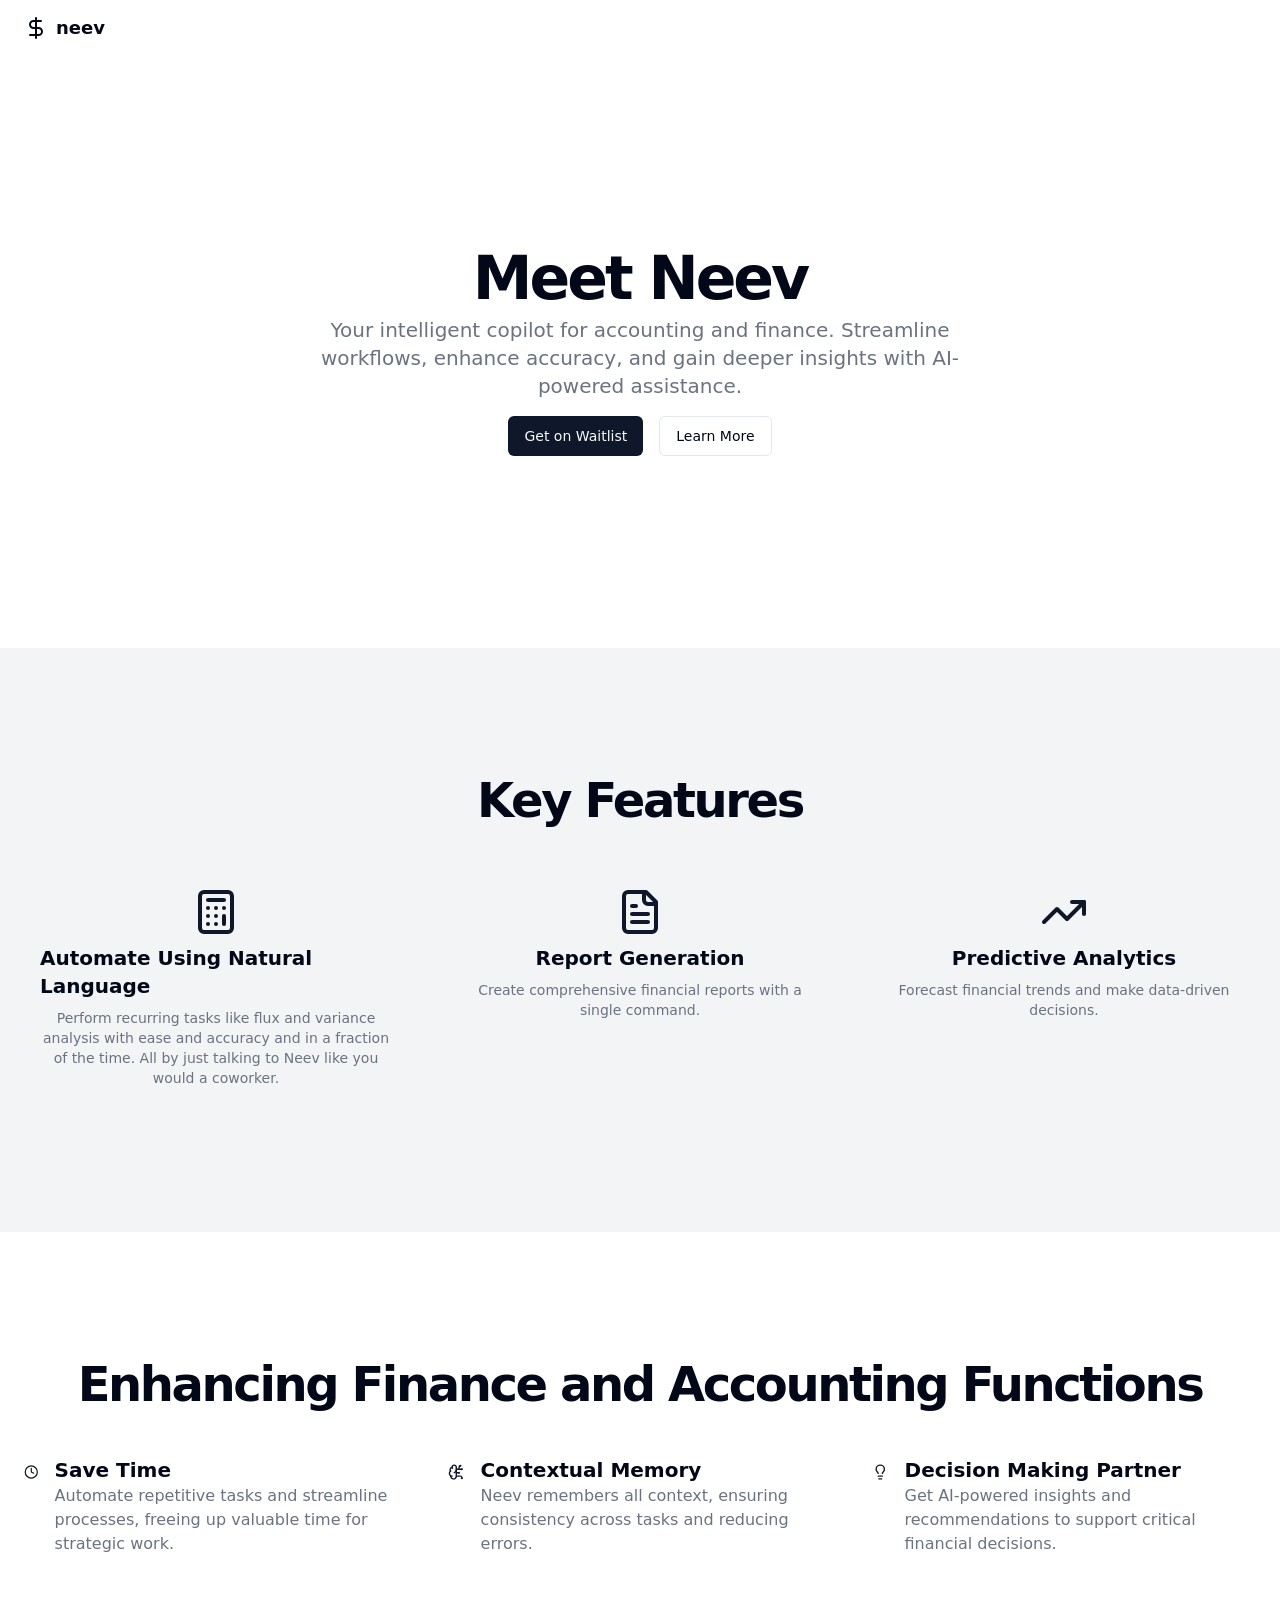
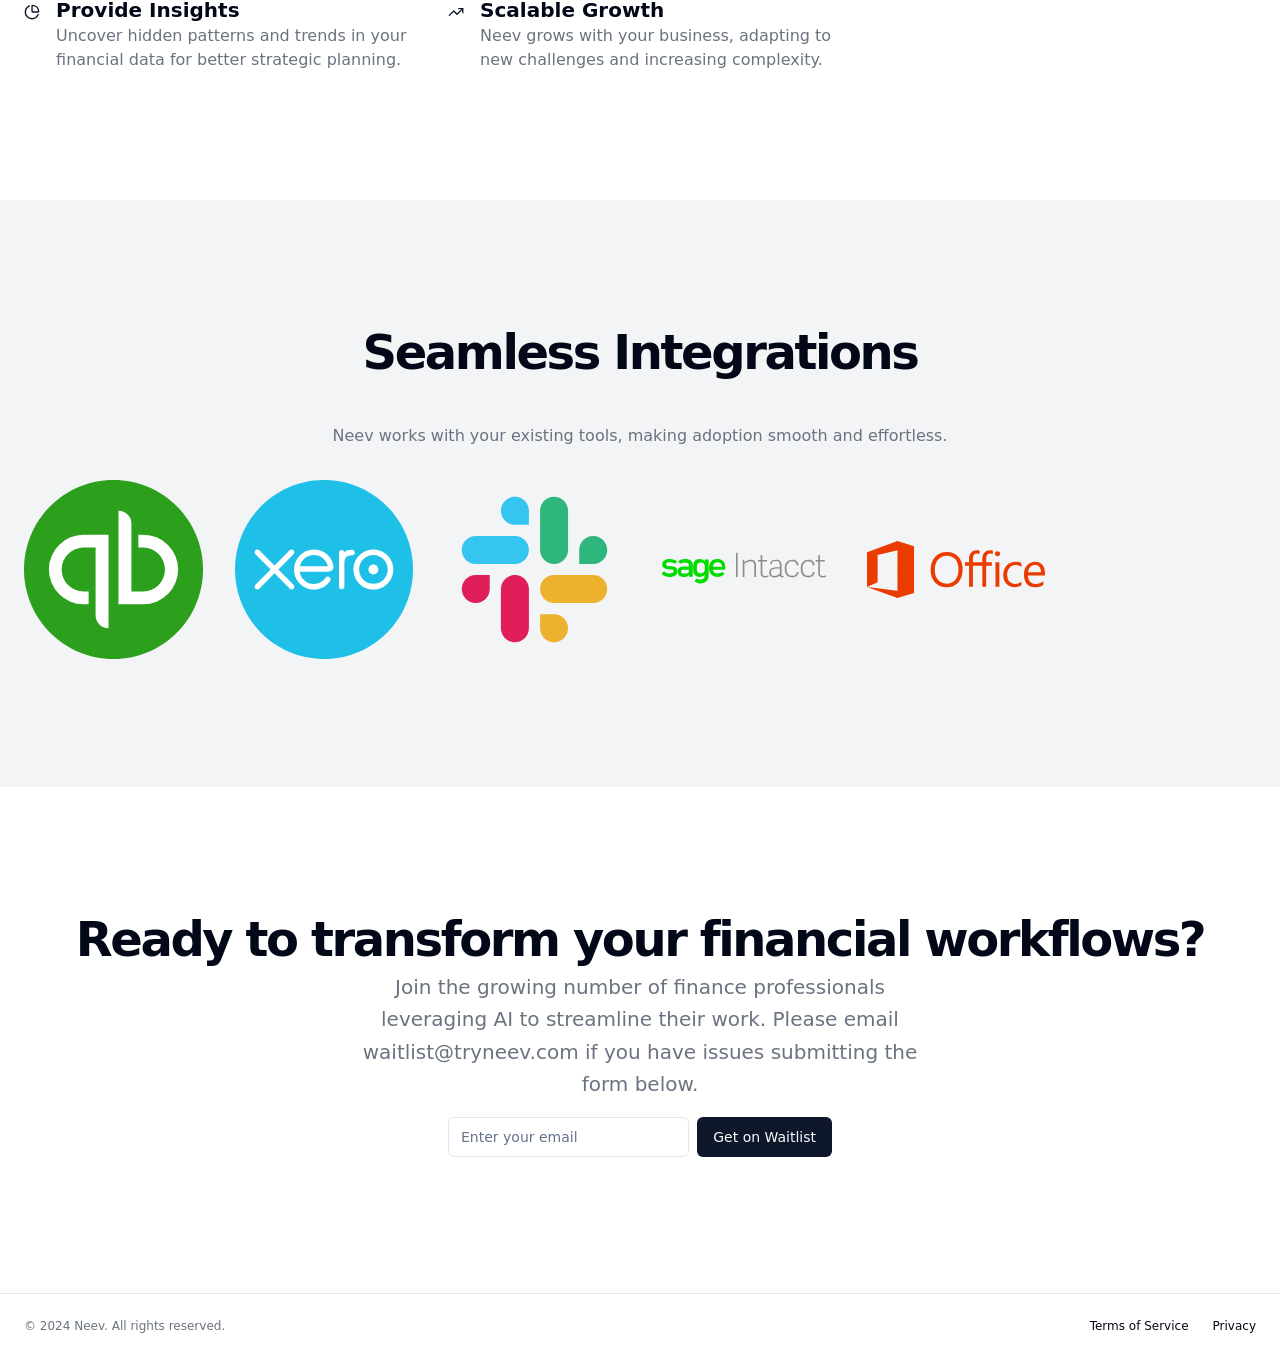
<file: index.html>
<!DOCTYPE html>
<html lang="en">
   <head>
      <meta charSet="utf-8"/>
      <meta name="viewport" content="width=device-width, initial-scale=1"/>
      <link rel="preload" href="/_next/static/media/4473ecc91f70f139-s.p.woff" as="font" crossorigin="" type="font/woff"/>
      <link rel="preload" href="/_next/static/media/463dafcda517f24f-s.p.woff" as="font" crossorigin="" type="font/woff"/>
      <link rel="stylesheet" href="/_next/static/css/df4c0e425c334175.css" data-precedence="next"/>
      <link rel="preload" as="script" fetchPriority="low" href="/_next/static/chunks/webpack-4cb95ba0c9f66433.js"/>
      <script src="/_next/static/chunks/fd9d1056-2821b0f0cabcd8bd.js" async=""></script><script src="/_next/static/chunks/23-e37f9ec983ca34a1.js" async=""></script><script src="/_next/static/chunks/main-app-7b63f5d5bc986479.js" async=""></script><script src="/_next/static/chunks/30-a428a9a64b97d82c.js" async=""></script><script src="/_next/static/chunks/app/page-a413ca955774864e.js" async=""></script>
      <title>Neev AI - Focus On What Matters</title>
      <meta name="description" content="Generated by Neev AI - Focus On What Matters"/>
      <link rel="icon" href="/favicon.ico" type="image/x-icon" sizes="16x16"/>
      <meta name="next-size-adjust"/>
      <script src="/_next/static/chunks/polyfills-78c92fac7aa8fdd8.js" noModule=""></script>
   </head>
   <body class="__variable_1e4310 __variable_c3aa02 antialiased">
      <div class="flex flex-col min-h-screen">
         <header class="px-4 lg:px-6 h-14 flex items-center">
            <a class="flex items-center justify-center" href="#">
               <svg xmlns="http://www.w3.org/2000/svg" width="24" height="24" viewBox="0 0 24 24" fill="none" stroke="currentColor" stroke-width="2" stroke-linecap="round" stroke-linejoin="round" class="lucide lucide-dollar-sign h-6 w-6">
                  <line x1="12" x2="12" y1="2" y2="22"></line>
                  <path d="M17 5H9.5a3.5 3.5 0 0 0 0 7h5a3.5 3.5 0 0 1 0 7H6"></path>
               </svg>
               <span class="ml-2 text-lg font-bold">neev</span>
            </a>
            <nav class="ml-auto flex gap-4 sm:gap-6"><a class="text-sm font-medium hover:underline underline-offset-4" href="#"></a><a class="text-sm font-medium hover:underline underline-offset-4" href="#"></a><a class="text-sm font-medium hover:underline underline-offset-4" href="#"></a><a class="text-sm font-medium hover:underline underline-offset-4" href="#"></a></nav>
         </header>
         <main class="flex-1">
            <section class="w-full py-12 md:py-24 lg:py-32 xl:py-48">
               <div class="container px-4 md:px-6">
                  <div class="flex flex-col items-center space-y-4 text-center">
                     <div class="space-y-2">
                        <h1 class="text-3xl font-bold tracking-tighter sm:text-4xl md:text-5xl lg:text-6xl/none">Meet Neev</h1>
                        <p class="mx-auto max-w-[700px] text-gray-500 md:text-xl dark:text-gray-400">Your intelligent copilot for accounting and finance. Streamline workflows, enhance accuracy, and gain deeper insights with AI-powered assistance.</p>
                     </div>
                     <div class="space-x-4"><button class="inline-flex items-center justify-center rounded-md text-sm font-medium ring-offset-background transition-colors focus-visible:outline-none focus-visible:ring-2 focus-visible:ring-ring focus-visible:ring-offset-2 disabled:pointer-events-none disabled:opacity-50 bg-primary text-primary-foreground hover:bg-primary/90 h-10 px-4 py-2"><a href="#waitlist">Get on Waitlist</a></button><button class="inline-flex items-center justify-center rounded-md text-sm font-medium ring-offset-background transition-colors focus-visible:outline-none focus-visible:ring-2 focus-visible:ring-ring focus-visible:ring-offset-2 disabled:pointer-events-none disabled:opacity-50 border border-input bg-background hover:bg-accent hover:text-accent-foreground h-10 px-4 py-2"><a href="#key">Learn More</a></button></div>
                  </div>
               </div>
            </section>
            <section class="w-full py-12 md:py-24 lg:py-32 bg-gray-100 dark:bg-gray-800">
               <div class="container px-4 md:px-6">
                  <h2 id="key" class="text-3xl font-bold tracking-tighter sm:text-5xl text-center mb-12">Key Features</h2>
                  <div class="grid gap-10 sm:grid-cols-2 md:grid-cols-3">
                     <div class="flex flex-col items-center space-y-2 border-gray-800 p-4 rounded-lg">
                        <svg xmlns="http://www.w3.org/2000/svg" width="24" height="24" viewBox="0 0 24 24" fill="none" stroke="currentColor" stroke-width="2" stroke-linecap="round" stroke-linejoin="round" class="lucide lucide-calculator h-12 w-12 text-primary">
                           <rect width="16" height="20" x="4" y="2" rx="2"></rect>
                           <line x1="8" x2="16" y1="6" y2="6"></line>
                           <line x1="16" x2="16" y1="14" y2="18"></line>
                           <path d="M16 10h.01"></path>
                           <path d="M12 10h.01"></path>
                           <path d="M8 10h.01"></path>
                           <path d="M12 14h.01"></path>
                           <path d="M8 14h.01"></path>
                           <path d="M12 18h.01"></path>
                           <path d="M8 18h.01"></path>
                        </svg>
                        <h3 class="text-xl font-bold">Automate Using Natural Language</h3>
                        <p class="text-sm text-gray-500 dark:text-gray-400 text-center">Perform recurring tasks like flux and variance analysis with ease and accuracy and in a fraction of the time. All by just talking to Neev like you would a coworker.</p>
                     </div>
                     <div class="flex flex-col items-center space-y-2 border-gray-800 p-4 rounded-lg">
                        <svg xmlns="http://www.w3.org/2000/svg" width="24" height="24" viewBox="0 0 24 24" fill="none" stroke="currentColor" stroke-width="2" stroke-linecap="round" stroke-linejoin="round" class="lucide lucide-file-text h-12 w-12 text-primary">
                           <path d="M15 2H6a2 2 0 0 0-2 2v16a2 2 0 0 0 2 2h12a2 2 0 0 0 2-2V7Z"></path>
                           <path d="M14 2v4a2 2 0 0 0 2 2h4"></path>
                           <path d="M10 9H8"></path>
                           <path d="M16 13H8"></path>
                           <path d="M16 17H8"></path>
                        </svg>
                        <h3 class="text-xl font-bold">Report Generation</h3>
                        <p class="text-sm text-gray-500 dark:text-gray-400 text-center">Create comprehensive financial reports with a single command.</p>
                     </div>
                     <div class="flex flex-col items-center space-y-2 border-gray-800 p-4 rounded-lg">
                        <svg xmlns="http://www.w3.org/2000/svg" width="24" height="24" viewBox="0 0 24 24" fill="none" stroke="currentColor" stroke-width="2" stroke-linecap="round" stroke-linejoin="round" class="lucide lucide-trending-up h-12 w-12 text-primary">
                           <polyline points="22 7 13.5 15.5 8.5 10.5 2 17"></polyline>
                           <polyline points="16 7 22 7 22 13"></polyline>
                        </svg>
                        <h3 class="text-xl font-bold">Predictive Analytics</h3>
                        <p class="text-sm text-gray-500 dark:text-gray-400 text-center">Forecast financial trends and make data-driven decisions.</p>
                     </div>
                  </div>
               </div>
            </section>
            <section class="w-full py-12 md:py-24 lg:py-32">
               <div class="container px-4 md:px-6">
                  <h2 class="text-3xl font-bold tracking-tighter sm:text-5xl text-center mb-12">Enhancing Finance and Accounting Functions</h2>
                  <div class="grid gap-10 sm:grid-cols-2 lg:grid-cols-3">
                     <div class="flex items-start space-x-4">
                        <svg xmlns="http://www.w3.org/2000/svg" width="24" height="24" viewBox="0 0 24 24" fill="none" stroke="currentColor" stroke-width="2" stroke-linecap="round" stroke-linejoin="round" class="lucide lucide-clock h-8 w-8 text-primary">
                           <circle cx="12" cy="12" r="10"></circle>
                           <polyline points="12 6 12 12 16 14"></polyline>
                        </svg>
                        <div>
                           <h3 class="text-xl font-bold">Save Time</h3>
                           <p class="text-gray-500 dark:text-gray-400">Automate repetitive tasks and streamline processes, freeing up valuable time for strategic work.</p>
                        </div>
                     </div>
                     <div class="flex items-start space-x-4">
                        <svg xmlns="http://www.w3.org/2000/svg" width="24" height="24" viewBox="0 0 24 24" fill="none" stroke="currentColor" stroke-width="2" stroke-linecap="round" stroke-linejoin="round" class="lucide lucide-brain-circuit h-8 w-8 text-primary">
                           <path d="M12 5a3 3 0 1 0-5.997.125 4 4 0 0 0-2.526 5.77 4 4 0 0 0 .556 6.588A4 4 0 1 0 12 18Z"></path>
                           <path d="M9 13a4.5 4.5 0 0 0 3-4"></path>
                           <path d="M6.003 5.125A3 3 0 0 0 6.401 6.5"></path>
                           <path d="M3.477 10.896a4 4 0 0 1 .585-.396"></path>
                           <path d="M6 18a4 4 0 0 1-1.967-.516"></path>
                           <path d="M12 13h4"></path>
                           <path d="M12 18h6a2 2 0 0 1 2 2v1"></path>
                           <path d="M12 8h8"></path>
                           <path d="M16 8V5a2 2 0 0 1 2-2"></path>
                           <circle cx="16" cy="13" r=".5"></circle>
                           <circle cx="18" cy="3" r=".5"></circle>
                           <circle cx="20" cy="21" r=".5"></circle>
                           <circle cx="20" cy="8" r=".5"></circle>
                        </svg>
                        <div>
                           <h3 class="text-xl font-bold">Contextual Memory</h3>
                           <p class="text-gray-500 dark:text-gray-400">Neev remembers all context, ensuring consistency across tasks and reducing errors.</p>
                        </div>
                     </div>
                     <div class="flex items-start space-x-4">
                        <svg xmlns="http://www.w3.org/2000/svg" width="24" height="24" viewBox="0 0 24 24" fill="none" stroke="currentColor" stroke-width="2" stroke-linecap="round" stroke-linejoin="round" class="lucide lucide-lightbulb h-8 w-8 text-primary">
                           <path d="M15 14c.2-1 .7-1.7 1.5-2.5 1-.9 1.5-2.2 1.5-3.5A6 6 0 0 0 6 8c0 1 .2 2.2 1.5 3.5.7.7 1.3 1.5 1.5 2.5"></path>
                           <path d="M9 18h6"></path>
                           <path d="M10 22h4"></path>
                        </svg>
                        <div>
                           <h3 class="text-xl font-bold">Decision Making Partner</h3>
                           <p class="text-gray-500 dark:text-gray-400">Get AI-powered insights and recommendations to support critical financial decisions.</p>
                        </div>
                     </div>
                     <div class="flex items-start space-x-4">
                        <svg xmlns="http://www.w3.org/2000/svg" width="24" height="24" viewBox="0 0 24 24" fill="none" stroke="currentColor" stroke-width="2" stroke-linecap="round" stroke-linejoin="round" class="lucide lucide-chart-pie h-8 w-8 text-primary">
                           <path d="M21 12c.552 0 1.005-.449.95-.998a10 10 0 0 0-8.953-8.951c-.55-.055-.998.398-.998.95v8a1 1 0 0 0 1 1z"></path>
                           <path d="M21.21 15.89A10 10 0 1 1 8 2.83"></path>
                        </svg>
                        <div>
                           <h3 class="text-xl font-bold">Provide Insights</h3>
                           <p class="text-gray-500 dark:text-gray-400">Uncover hidden patterns and trends in your financial data for better strategic planning.</p>
                        </div>
                     </div>
                     <div class="flex items-start space-x-4">
                        <svg xmlns="http://www.w3.org/2000/svg" width="24" height="24" viewBox="0 0 24 24" fill="none" stroke="currentColor" stroke-width="2" stroke-linecap="round" stroke-linejoin="round" class="lucide lucide-trending-up h-8 w-8 text-primary">
                           <polyline points="22 7 13.5 15.5 8.5 10.5 2 17"></polyline>
                           <polyline points="16 7 22 7 22 13"></polyline>
                        </svg>
                        <div>
                           <h3 class="text-xl font-bold">Scalable Growth</h3>
                           <p class="text-gray-500 dark:text-gray-400">Neev grows with your business, adapting to new challenges and increasing complexity.</p>
                        </div>
                     </div>
                  </div>
               </div>
            </section>
            <section class="w-full py-12 md:py-24 lg:py-32 bg-gray-100 dark:bg-gray-800">
               <div class="container px-4 md:px-6">
                  <h2 class="text-3xl font-bold tracking-tighter sm:text-5xl text-center mb-12">Seamless Integrations</h2>
                  <p class="text-center text-gray-500 dark:text-gray-400 mb-8">Neev works with your existing tools, making adoption smooth and effortless.</p>
                  <div class="grid grid-cols-2 md:grid-cols-3 lg:grid-cols-6 gap-8 items-center justify-center"><img alt="QuickBooks logo" loading="lazy" width="180" height="80" decoding="async" data-nimg="1" class="mx-auto" style="color:transparent" src="quickbooks.svg?height=80&amp;width=180"/><img alt="Xero logo" loading="lazy" width="180" height="80" decoding="async" data-nimg="1" class="mx-auto" style="color:transparent" src="xero.svg?height=80&amp;width=180"/><img alt="Slack Logo" loading="lazy" width="180" height="80" decoding="async" data-nimg="1" class="mx-auto" style="color:transparent" src="slack.svg?height=80&amp;width=180"/><img alt="Sage logo" loading="lazy" width="180" height="80" decoding="async" data-nimg="1" class="mx-auto" style="color:transparent" src="sage.svg?height=80&amp;width=180"/><img alt="Microsoft Office Logo" loading="lazy" width="180" height="80" decoding="async" data-nimg="1" class="mx-auto" style="color:transparent" src="office.svg?height=80&amp;width=180"/></div>
               </div>
            </section>
            <section class="w-full py-12 md:py-24 lg:py-32">
               <div class="container px-4 md:px-6">
                  <div class="flex flex-col items-center space-y-4 text-center">
                     <div class="space-y-2">
                        <h2 class="text-3xl font-bold tracking-tighter sm: text-5xl">Ready to transform your financial workflows?</h2>
                        <p class="mx-auto max-w-[600px] text-gray-500 md:text-xl/relaxed lg:text-base/relaxed xl:text-xl/relaxed dark:text-gray-400">Join the growing number of finance professionals leveraging AI to streamline their work. Please email waitlist@tryneev.com if you have issues submitting the form below.</p>
                     </div>
                     <div class="w-full max-w-sm space-y-2">
                        <form class="flex space-x-2" action="https://formspree.io/f/xeojdyjg" method="POST"><input type="email" class="flex h-10 w-full rounded-md border border-input bg-background px-3 py-2 text-sm ring-offset-background file:border-0 file:bg-transparent file:text-sm file:font-medium placeholder:text-muted-foreground focus-visible:outline-none focus-visible:ring-2 focus-visible:ring-ring focus-visible:ring-offset-2 disabled:cursor-not-allowed disabled:opacity-50 max-w-lg flex-1" placeholder="Enter your email" name="email"/><button class="inline-flex items-center justify-center rounded-md text-sm font-medium ring-offset-background transition-colors focus-visible:outline-none focus-visible:ring-2 focus-visible:ring-ring focus-visible:ring-offset-2 disabled:pointer-events-none disabled:opacity-50 bg-primary text-primary-foreground hover:bg-primary/90 h-10 px-4 py-2" type="submit"><a id="waitlist">Get on Waitlist</a></button></form>
                        <p class="text-xs text-gray-500 dark:text-gray-400"></p>
                     </div>
                  </div>
               </div>
            </section>
         </main>
         <footer class="flex flex-col gap-2 sm:flex-row py-6 w-full shrink-0 items-center px-4 md:px-6 border-t">
            <p class="text-xs text-gray-500 dark:text-gray-400">© 2024 Neev. All rights reserved.</p>
            <nav class="sm:ml-auto flex gap-4 sm:gap-6"><a class="text-xs hover:underline underline-offset-4" href="#">Terms of Service</a><a class="text-xs hover:underline underline-offset-4" href="#">Privacy</a></nav>
         </footer>
      </div>
      <script src="/_next/static/chunks/webpack-4cb95ba0c9f66433.js" async=""></script><script>(self.__next_f=self.__next_f||[]).push([0]);self.__next_f.push([2,null])</script><script>self.__next_f.push([1,"1:HL[\"/_next/static/media/4473ecc91f70f139-s.p.woff\",\"font\",{\"crossOrigin\":\"\",\"type\":\"font/woff\"}]\n2:HL[\"/_next/static/media/463dafcda517f24f-s.p.woff\",\"font\",{\"crossOrigin\":\"\",\"type\":\"font/woff\"}]\n3:HL[\"/_next/static/css/df4c0e425c334175.css\",\"style\"]\n"])</script><script>self.__next_f.push([1,"4:I[5751,[],\"\"]\n6:I[231,[\"30\",\"static/chunks/30-a428a9a64b97d82c.js\",\"931\",\"static/chunks/app/page-a413ca955774864e.js\"],\"\"]\n7:I[8173,[\"30\",\"static/chunks/30-a428a9a64b97d82c.js\",\"931\",\"static/chunks/app/page-a413ca955774864e.js\"],\"Image\"]\n8:I[9275,[],\"\"]\n9:I[1343,[],\"\"]\nb:I[6130,[],\"\"]\nc:[]\n"])</script><script>self.__next_f.push([1,"0:[\"$\",\"$L4\",null,{\"buildId\":\"H96vLnpwnKRtM1YwsdGd5\",\"assetPrefix\":\"\",\"urlParts\":[\"\",\"\"],\"initialTree\":[\"\",{\"children\":[\"__PAGE__\",{}]},\"$undefined\",\"$undefined\",true],\"initialSeedData\":[\"\",{\"children\":[\"__PAGE__\",{},[[\"$L5\",[\"$\",\"div\",null,{\"className\":\"flex flex-col min-h-screen\",\"children\":[[\"$\",\"header\",null,{\"className\":\"px-4 lg:px-6 h-14 flex items-center\",\"children\":[[\"$\",\"$L6\",null,{\"className\":\"flex items-center justify-center\",\"href\":\"#\",\"children\":[[\"$\",\"svg\",null,{\"xmlns\":\"http://www.w3.org/2000/svg\",\"width\":24,\"height\":24,\"viewBox\":\"0 0 24 24\",\"fill\":\"none\",\"stroke\":\"currentColor\",\"strokeWidth\":2,\"strokeLinecap\":\"round\",\"strokeLinejoin\":\"round\",\"className\":\"lucide lucide-dollar-sign h-6 w-6\",\"children\":[[\"$\",\"line\",\"7eqyqh\",{\"x1\":\"12\",\"x2\":\"12\",\"y1\":\"2\",\"y2\":\"22\"}],[\"$\",\"path\",\"1b0p4s\",{\"d\":\"M17 5H9.5a3.5 3.5 0 0 0 0 7h5a3.5 3.5 0 0 1 0 7H6\"}],\"$undefined\"]}],[\"$\",\"span\",null,{\"className\":\"ml-2 text-lg font-bold\",\"children\":\"neev\"}]]}],[\"$\",\"nav\",null,{\"className\":\"ml-auto flex gap-4 sm:gap-6\",\"children\":[[\"$\",\"$L6\",null,{\"className\":\"text-sm font-medium hover:underline underline-offset-4\",\"href\":\"#\"}],[\"$\",\"$L6\",null,{\"className\":\"text-sm font-medium hover:underline underline-offset-4\",\"href\":\"#\"}],[\"$\",\"$L6\",null,{\"className\":\"text-sm font-medium hover:underline underline-offset-4\",\"href\":\"#\"}],[\"$\",\"$L6\",null,{\"className\":\"text-sm font-medium hover:underline underline-offset-4\",\"href\":\"#\"}]]}]]}],[\"$\",\"main\",null,{\"className\":\"flex-1\",\"children\":[[\"$\",\"section\",null,{\"className\":\"w-full py-12 md:py-24 lg:py-32 xl:py-48\",\"children\":[\"$\",\"div\",null,{\"className\":\"container px-4 md:px-6\",\"children\":[\"$\",\"div\",null,{\"className\":\"flex flex-col items-center space-y-4 text-center\",\"children\":[[\"$\",\"div\",null,{\"className\":\"space-y-2\",\"children\":[[\"$\",\"h1\",null,{\"className\":\"text-3xl font-bold tracking-tighter sm:text-4xl md:text-5xl lg:text-6xl/none\",\"children\":\"Meet Neev\"}],[\"$\",\"p\",null,{\"className\":\"mx-auto max-w-[700px] text-gray-500 md:text-xl dark:text-gray-400\",\"children\":\"Your intelligent copilot for accounting and finance. Streamline workflows, enhance accuracy, and gain deeper insights with AI-powered assistance.\"}]]}],[\"$\",\"div\",null,{\"className\":\"space-x-4\",\"children\":[[\"$\",\"button\",null,{\"className\":\"inline-flex items-center justify-center rounded-md text-sm font-medium ring-offset-background transition-colors focus-visible:outline-none focus-visible:ring-2 focus-visible:ring-ring focus-visible:ring-offset-2 disabled:pointer-events-none disabled:opacity-50 bg-primary text-primary-foreground hover:bg-primary/90 h-10 px-4 py-2\",\"children\":[\"$\",\"a\",null,{\"href\":\"#waitlist\",\"children\":\"Get on Waitlist\"}]}],[\"$\",\"button\",null,{\"className\":\"inline-flex items-center justify-center rounded-md text-sm font-medium ring-offset-background transition-colors focus-visible:outline-none focus-visible:ring-2 focus-visible:ring-ring focus-visible:ring-offset-2 disabled:pointer-events-none disabled:opacity-50 border border-input bg-background hover:bg-accent hover:text-accent-foreground h-10 px-4 py-2\",\"children\":[\"$\",\"a\",null,{\"href\":\"#key\",\"children\":\"Learn More\"}]}]]}]]}]}]}],[\"$\",\"section\",null,{\"className\":\"w-full py-12 md:py-24 lg:py-32 bg-gray-100 dark:bg-gray-800\",\"children\":[\"$\",\"div\",null,{\"className\":\"container px-4 md:px-6\",\"children\":[[\"$\",\"h2\",null,{\"id\":\"key\",\"className\":\"text-3xl font-bold tracking-tighter sm:text-5xl text-center mb-12\",\"children\":\"Key Features\"}],[\"$\",\"div\",null,{\"className\":\"grid gap-10 sm:grid-cols-2 md:grid-cols-3\",\"children\":[[\"$\",\"div\",null,{\"className\":\"flex flex-col items-center space-y-2 border-gray-800 p-4 rounded-lg\",\"children\":[[\"$\",\"svg\",null,{\"xmlns\":\"http://www.w3.org/2000/svg\",\"width\":24,\"height\":24,\"viewBox\":\"0 0 24 24\",\"fill\":\"none\",\"stroke\":\"currentColor\",\"strokeWidth\":2,\"strokeLinecap\":\"round\",\"strokeLinejoin\":\"round\",\"className\":\"lucide lucide-calculator h-12 w-12 text-primary\",\"children\":[[\"$\",\"rect\",\"1nb95v\",{\"width\":\"16\",\"height\":\"20\",\"x\":\"4\",\"y\":\"2\",\"rx\":\"2\"}],[\"$\",\"line\",\"x4nwl0\",{\"x1\":\"8\",\"x2\":\"16\",\"y1\":\"6\",\"y2\":\"6\"}],[\"$\",\"line\",\"wjye3r\",{\"x1\":\"16\",\"x2\":\"16\",\"y1\":\"14\",\"y2\":\"18\"}],[\"$\",\"path\",\"1m94wz\",{\"d\":\"M16 10h.01\"}],[\"$\",\"path\",\"1nrarc\",{\"d\":\"M12 10h.01\"}],[\"$\",\"path\",\"19clt8\",{\"d\":\"M8 10h.01\"}],[\"$\",\"path\",\"1etili\",{\"d\":\"M12 14h.01\"}],[\"$\",\"path\",\"6423bh\",{\"d\":\"M8 14h.01\"}],[\"$\",\"path\",\"mhygvu\",{\"d\":\"M12 18h.01\"}],[\"$\",\"path\",\"lrp35t\",{\"d\":\"M8 18h.01\"}],\"$undefined\"]}],[\"$\",\"h3\",null,{\"className\":\"text-xl font-bold\",\"children\":\"Automate Using Natural Language\"}],[\"$\",\"p\",null,{\"className\":\"text-sm text-gray-500 dark:text-gray-400 text-center\",\"children\":\"Perform recurring tasks like flux and variance analysis with ease and accuracy and in a fraction of the time. All by just talking to Neev like you would a coworker.\"}]]}],[\"$\",\"div\",null,{\"className\":\"flex flex-col items-center space-y-2 border-gray-800 p-4 rounded-lg\",\"children\":[[\"$\",\"svg\",null,{\"xmlns\":\"http://www.w3.org/2000/svg\",\"width\":24,\"height\":24,\"viewBox\":\"0 0 24 24\",\"fill\":\"none\",\"stroke\":\"currentColor\",\"strokeWidth\":2,\"strokeLinecap\":\"round\",\"strokeLinejoin\":\"round\",\"className\":\"lucide lucide-file-text h-12 w-12 text-primary\",\"children\":[[\"$\",\"path\",\"1rqfz7\",{\"d\":\"M15 2H6a2 2 0 0 0-2 2v16a2 2 0 0 0 2 2h12a2 2 0 0 0 2-2V7Z\"}],[\"$\",\"path\",\"tnqrlb\",{\"d\":\"M14 2v4a2 2 0 0 0 2 2h4\"}],[\"$\",\"path\",\"b1mrlr\",{\"d\":\"M10 9H8\"}],[\"$\",\"path\",\"t4e002\",{\"d\":\"M16 13H8\"}],[\"$\",\"path\",\"z1uh3a\",{\"d\":\"M16 17H8\"}],\"$undefined\"]}],[\"$\",\"h3\",null,{\"className\":\"text-xl font-bold\",\"children\":\"Report Generation\"}],[\"$\",\"p\",null,{\"className\":\"text-sm text-gray-500 dark:text-gray-400 text-center\",\"children\":\"Create comprehensive financial reports with a single command.\"}]]}],[\"$\",\"div\",null,{\"className\":\"flex flex-col items-center space-y-2 border-gray-800 p-4 rounded-lg\",\"children\":[[\"$\",\"svg\",null,{\"xmlns\":\"http://www.w3.org/2000/svg\",\"width\":24,\"height\":24,\"viewBox\":\"0 0 24 24\",\"fill\":\"none\",\"stroke\":\"currentColor\",\"strokeWidth\":2,\"strokeLinecap\":\"round\",\"strokeLinejoin\":\"round\",\"className\":\"lucide lucide-trending-up h-12 w-12 text-primary\",\"children\":[[\"$\",\"polyline\",\"126l90\",{\"points\":\"22 7 13.5 15.5 8.5 10.5 2 17\"}],[\"$\",\"polyline\",\"kwv8wd\",{\"points\":\"16 7 22 7 22 13\"}],\"$undefined\"]}],[\"$\",\"h3\",null,{\"className\":\"text-xl font-bold\",\"children\":\"Predictive Analytics\"}],[\"$\",\"p\",null,{\"className\":\"text-sm text-gray-500 dark:text-gray-400 text-center\",\"children\":\"Forecast financial trends and make data-driven decisions.\"}]]}]]}]]}]}],[\"$\",\"section\",null,{\"className\":\"w-full py-12 md:py-24 lg:py-32\",\"children\":[\"$\",\"div\",null,{\"className\":\"container px-4 md:px-6\",\"children\":[[\"$\",\"h2\",null,{\"className\":\"text-3xl font-bold tracking-tighter sm:text-5xl text-center mb-12\",\"children\":\"Enhancing Finance and Accounting Functions\"}],[\"$\",\"div\",null,{\"className\":\"grid gap-10 sm:grid-cols-2 lg:grid-cols-3\",\"children\":[[\"$\",\"div\",null,{\"className\":\"flex items-start space-x-4\",\"children\":[[\"$\",\"svg\",null,{\"xmlns\":\"http://www.w3.org/2000/svg\",\"width\":24,\"height\":24,\"viewBox\":\"0 0 24 24\",\"fill\":\"none\",\"stroke\":\"currentColor\",\"strokeWidth\":2,\"strokeLinecap\":\"round\",\"strokeLinejoin\":\"round\",\"className\":\"lucide lucide-clock h-8 w-8 text-primary\",\"children\":[[\"$\",\"circle\",\"1mglay\",{\"cx\":\"12\",\"cy\":\"12\",\"r\":\"10\"}],[\"$\",\"polyline\",\"68esgv\",{\"points\":\"12 6 12 12 16 14\"}],\"$undefined\"]}],[\"$\",\"div\",null,{\"children\":[[\"$\",\"h3\",null,{\"className\":\"text-xl font-bold\",\"children\":\"Save Time\"}],[\"$\",\"p\",null,{\"className\":\"text-gray-500 dark:text-gray-400\",\"children\":\"Automate repetitive tasks and streamline processes, freeing up valuable time for strategic work.\"}]]}]]}],[\"$\",\"div\",null,{\"className\":\"flex items-start space-x-4\",\"children\":[[\"$\",\"svg\",null,{\"xmlns\":\"http://www.w3.org/2000/svg\",\"width\":24,\"height\":24,\"viewBox\":\"0 0 24 24\",\"fill\":\"none\",\"stroke\":\"currentColor\",\"strokeWidth\":2,\"strokeLinecap\":\"round\",\"strokeLinejoin\":\"round\",\"className\":\"lucide lucide-brain-circuit h-8 w-8 text-primary\",\"children\":[[\"$\",\"path\",\"l5xja\",{\"d\":\"M12 5a3 3 0 1 0-5.997.125 4 4 0 0 0-2.526 5.77 4 4 0 0 0 .556 6.588A4 4 0 1 0 12 18Z\"}],[\"$\",\"path\",\"10igwf\",{\"d\":\"M9 13a4.5 4.5 0 0 0 3-4\"}],[\"$\",\"path\",\"105sqy\",{\"d\":\"M6.003 5.125A3 3 0 0 0 6.401 6.5\"}],[\"$\",\"path\",\"ql3yin\",{\"d\":\"M3.477 10.896a4 4 0 0 1 .585-.396\"}],[\"$\",\"path\",\"2e4loj\",{\"d\":\"M6 18a4 4 0 0 1-1.967-.516\"}],[\"$\",\"path\",\"1ku699\",{\"d\":\"M12 13h4\"}],[\"$\",\"path\",\"105ag5\",{\"d\":\"M12 18h6a2 2 0 0 1 2 2v1\"}],[\"$\",\"path\",\"1lhi5i\",{\"d\":\"M12 8h8\"}],[\"$\",\"path\",\"u6izg6\",{\"d\":\"M16 8V5a2 2 0 0 1 2-2\"}],[\"$\",\"circle\",\"ry7gng\",{\"cx\":\"16\",\"cy\":\"13\",\"r\":\".5\"}],[\"$\",\"circle\",\"1aiba7\",{\"cx\":\"18\",\"cy\":\"3\",\"r\":\".5\"}],[\"$\",\"circle\",\"yhc1fs\",{\"cx\":\"20\",\"cy\":\"21\",\"r\":\".5\"}],[\"$\",\"circle\",\"1e43v0\",{\"cx\":\"20\",\"cy\":\"8\",\"r\":\".5\"}],\"$undefined\"]}],[\"$\",\"div\",null,{\"children\":[[\"$\",\"h3\",null,{\"className\":\"text-xl font-bold\",\"children\":\"Contextual Memory\"}],[\"$\",\"p\",null,{\"className\":\"text-gray-500 dark:text-gray-400\",\"children\":\"Neev remembers all context, ensuring consistency across tasks and reducing errors.\"}]]}]]}],[\"$\",\"div\",null,{\"className\":\"flex items-start space-x-4\",\"children\":[[\"$\",\"svg\",null,{\"xmlns\":\"http://www.w3.org/2000/svg\",\"width\":24,\"height\":24,\"viewBox\":\"0 0 24 24\",\"fill\":\"none\",\"stroke\":\"currentColor\",\"strokeWidth\":2,\"strokeLinecap\":\"round\",\"strokeLinejoin\":\"round\",\"className\":\"lucide lucide-lightbulb h-8 w-8 text-primary\",\"children\":[[\"$\",\"path\",\"1gvzjb\",{\"d\":\"M15 14c.2-1 .7-1.7 1.5-2.5 1-.9 1.5-2.2 1.5-3.5A6 6 0 0 0 6 8c0 1 .2 2.2 1.5 3.5.7.7 1.3 1.5 1.5 2.5\"}],[\"$\",\"path\",\"x1upvd\",{\"d\":\"M9 18h6\"}],[\"$\",\"path\",\"ceow96\",{\"d\":\"M10 22h4\"}],\"$undefined\"]}],[\"$\",\"div\",null,{\"children\":[[\"$\",\"h3\",null,{\"className\":\"text-xl font-bold\",\"children\":\"Decision Making Partner\"}],[\"$\",\"p\",null,{\"className\":\"text-gray-500 dark:text-gray-400\",\"children\":\"Get AI-powered insights and recommendations to support critical financial decisions.\"}]]}]]}],[\"$\",\"div\",null,{\"className\":\"flex items-start space-x-4\",\"children\":[[\"$\",\"svg\",null,{\"xmlns\":\"http://www.w3.org/2000/svg\",\"width\":24,\"height\":24,\"viewBox\":\"0 0 24 24\",\"fill\":\"none\",\"stroke\":\"currentColor\",\"strokeWidth\":2,\"strokeLinecap\":\"round\",\"strokeLinejoin\":\"round\",\"className\":\"lucide lucide-chart-pie h-8 w-8 text-primary\",\"children\":[[\"$\",\"path\",\"pzmjnu\",{\"d\":\"M21 12c.552 0 1.005-.449.95-.998a10 10 0 0 0-8.953-8.951c-.55-.055-.998.398-.998.95v8a1 1 0 0 0 1 1z\"}],[\"$\",\"path\",\"k2fpak\",{\"d\":\"M21.21 15.89A10 10 0 1 1 8 2.83\"}],\"$undefined\"]}],[\"$\",\"div\",null,{\"children\":[[\"$\",\"h3\",null,{\"className\":\"text-xl font-bold\",\"children\":\"Provide Insights\"}],[\"$\",\"p\",null,{\"className\":\"text-gray-500 dark:text-gray-400\",\"children\":\"Uncover hidden patterns and trends in your financial data for better strategic planning.\"}]]}]]}],[\"$\",\"div\",null,{\"className\":\"flex items-start space-x-4\",\"children\":[[\"$\",\"svg\",null,{\"xmlns\":\"http://www.w3.org/2000/svg\",\"width\":24,\"height\":24,\"viewBox\":\"0 0 24 24\",\"fill\":\"none\",\"stroke\":\"currentColor\",\"strokeWidth\":2,\"strokeLinecap\":\"round\",\"strokeLinejoin\":\"round\",\"className\":\"lucide lucide-trending-up h-8 w-8 text-primary\",\"children\":[[\"$\",\"polyline\",\"126l90\",{\"points\":\"22 7 13.5 15.5 8.5 10.5 2 17\"}],[\"$\",\"polyline\",\"kwv8wd\",{\"points\":\"16 7 22 7 22 13\"}],\"$undefined\"]}],[\"$\",\"div\",null,{\"children\":[[\"$\",\"h3\",null,{\"className\":\"text-xl font-bold\",\"children\":\"Scalable Growth\"}],[\"$\",\"p\",null,{\"className\":\"text-gray-500 dark:text-gray-400\",\"children\":\"Neev grows with your business, adapting to new challenges and increasing complexity.\"}]]}]]}]]}]]}]}],[\"$\",\"section\",null,{\"className\":\"w-full py-12 md:py-24 lg:py-32 bg-gray-100 dark:bg-gray-800\",\"children\":[\"$\",\"div\",null,{\"className\":\"container px-4 md:px-6\",\"children\":[[\"$\",\"h2\",null,{\"className\":\"text-3xl font-bold tracking-tighter sm:text-5xl text-center mb-12\",\"children\":\"Seamless Integrations\"}],[\"$\",\"p\",null,{\"className\":\"text-center text-gray-500 dark:text-gray-400 mb-8\",\"children\":\"Neev works with your existing tools, making adoption smooth and effortless.\"}],[\"$\",\"div\",null,{\"className\":\"grid grid-cols-2 md:grid-cols-3 lg:grid-cols-6 gap-8 items-center justify-center\",\"children\":[[\"$\",\"$L7\",null,{\"src\":\"quickbooks.svg?height=80\u0026width=180\",\"width\":180,\"height\":80,\"alt\":\"QuickBooks logo\",\"className\":\"mx-auto\"}],[\"$\",\"$L7\",null,{\"src\":\"xero.svg?height=80\u0026width=180\",\"width\":180,\"height\":80,\"alt\":\"Xero logo\",\"className\":\"mx-auto\"}],[\"$\",\"$L7\",null,{\"src\":\"slack.svg?height=80\u0026width=180\",\"width\":180,\"height\":80,\"alt\":\"Slack Logo\",\"className\":\"mx-auto\"}],[\"$\",\"$L7\",null,{\"src\":\"sage.svg?height=80\u0026width=180\",\"width\":180,\"height\":80,\"alt\":\"Sage logo\",\"className\":\"mx-auto\"}],[\"$\",\"$L7\",null,{\"src\":\"office.svg?height=80\u0026width=180\",\"width\":180,\"height\":80,\"alt\":\"Microsoft Office Logo\",\"className\":\"mx-auto\"}]]}]]}]}],[\"$\",\"section\",null,{\"className\":\"w-full py-12 md:py-24 lg:py-32\",\"children\":[\"$\",\"div\",null,{\"className\":\"container px-4 md:px-6\",\"children\":[\"$\",\"div\",null,{\"className\":\"flex flex-col items-center space-y-4 text-center\",\"children\":[[\"$\",\"div\",null,{\"className\":\"space-y-2\",\"children\":[[\"$\",\"h2\",null,{\"className\":\"text-3xl font-bold tracking-tighter sm: text-5xl\",\"children\":\"Ready to transform your financial workflows?\"}],[\"$\",\"p\",null,{\"className\":\"mx-auto max-w-[600px] text-gray-500 md:text-xl/relaxed lg:text-base/relaxed xl:text-xl/relaxed dark:text-gray-400\",\"children\":\"Join the growing number of finance professionals leveraging AI to streamline their work. Please email waitlist@tryneev.com if you have issues submitting the form below.\"}]]}],[\"$\",\"div\",null,{\"className\":\"w-full max-w-sm space-y-2\",\"children\":[[\"$\",\"form\",null,{\"action\":\"https://formspree.io/f/xeojdyjg\",\"method\":\"POST\",\"className\":\"flex space-x-2\",\"children\":[[\"$\",\"input\",null,{\"type\":\"email\",\"className\":\"flex h-10 w-full rounded-md border border-input bg-background px-3 py-2 text-sm ring-offset-background file:border-0 file:bg-transparent file:text-sm file:font-medium placeholder:text-muted-foreground focus-visible:outline-none focus-visible:ring-2 focus-visible:ring-ring focus-visible:ring-offset-2 disabled:cursor-not-allowed disabled:opacity-50 max-w-lg flex-1\",\"placeholder\":\"Enter your email\",\"name\":\"email\"}],[\"$\",\"button\",null,{\"className\":\"inline-flex items-center justify-center rounded-md text-sm font-medium ring-offset-background transition-colors focus-visible:outline-none focus-visible:ring-2 focus-visible:ring-ring focus-visible:ring-offset-2 disabled:pointer-events-none disabled:opacity-50 bg-primary text-primary-foreground hover:bg-primary/90 h-10 px-4 py-2\",\"type\":\"submit\",\"children\":[\"$\",\"a\",null,{\"id\":\"waitlist\",\"children\":\"Get on Waitlist\"}]}]]}],[\"$\",\"p\",null,{\"className\":\"text-xs text-gray-500 dark:text-gray-400\"}]]}]]}]}]}]]}],[\"$\",\"footer\",null,{\"className\":\"flex flex-col gap-2 sm:flex-row py-6 w-full shrink-0 items-center px-4 md:px-6 border-t\",\"children\":[[\"$\",\"p\",null,{\"className\":\"text-xs text-gray-500 dark:text-gray-400\",\"children\":\"© 2024 Neev. All rights reserved.\"}],[\"$\",\"nav\",null,{\"className\":\"sm:ml-auto flex gap-4 sm:gap-6\",\"children\":[[\"$\",\"$L6\",null,{\"className\":\"text-xs hover:underline underline-offset-4\",\"href\":\"#\",\"children\":\"Terms of Service\"}],[\"$\",\"$L6\",null,{\"className\":\"text-xs hover:underline underline-offset-4\",\"href\":\"#\",\"children\":\"Privacy\"}]]}]]}]]}],null],null],null]},[[[[\"$\",\"link\",\"0\",{\"rel\":\"stylesheet\",\"href\":\"/_next/static/css/df4c0e425c334175.css\",\"precedence\":\"next\",\"crossOrigin\":\"$undefined\"}]],[\"$\",\"html\",null,{\"lang\":\"en\",\"children\":[\"$\",\"body\",null,{\"className\":\"__variable_1e4310 __variable_c3aa02 antialiased\",\"children\":[\"$\",\"$L8\",null,{\"parallelRouterKey\":\"children\",\"segmentPath\":[\"children\"],\"error\":\"$undefined\",\"errorStyles\":\"$undefined\",\"errorScripts\":\"$undefined\",\"template\":[\"$\",\"$L9\",null,{}],\"templateStyles\":\"$undefined\",\"templateScripts\":\"$undefined\",\"notFound\":[\"$\",\"div\",null,{\"children\":[[\"$\",\"h2\",null,{\"children\":\"Not Found\"}],[\"$\",\"p\",null,{\"children\":\"Could not find requested resource\"}]]}],\"notFoundStyles\":[]}]}]}]],null],null],\"couldBeIntercepted\":false,\"initialHead\":[null,\"$La\"],\"globalErrorComponent\":\"$b\",\"missingSlots\":\"$Wc\"}]\n"])</script><script>self.__next_f.push([1,"a:[[\"$\",\"meta\",\"0\",{\"name\":\"viewport\",\"content\":\"width=device-width, initial-scale=1\"}],[\"$\",\"meta\",\"1\",{\"charSet\":\"utf-8\"}],[\"$\",\"title\",\"2\",{\"children\":\"Neev AI - Focus On What Matters\"}],[\"$\",\"meta\",\"3\",{\"name\":\"description\",\"content\":\"Generated by Neev AI - Focus On What Matters\"}],[\"$\",\"link\",\"4\",{\"rel\":\"icon\",\"href\":\"/favicon.ico\",\"type\":\"image/x-icon\",\"sizes\":\"16x16\"}],[\"$\",\"meta\",\"5\",{\"name\":\"next-size-adjust\"}]]\n5:null\n"])</script>
   </body>
</html>
</file>
<file: _next/static/css/df4c0e425c334175.css>
@font-face{font-family:__geistSans_1e4310;src:url(/_next/static/media/4473ecc91f70f139-s.p.woff) format("woff");font-display:swap;font-weight:100 900}@font-face{font-family:__geistSans_Fallback_1e4310;src:local("Arial");ascent-override:85.83%;descent-override:20.52%;line-gap-override:9.33%;size-adjust:107.19%}.__className_1e4310{font-family:__geistSans_1e4310,__geistSans_Fallback_1e4310}.__variable_1e4310{--font-geist-sans:"__geistSans_1e4310","__geistSans_Fallback_1e4310"}@font-face{font-family:__geistMono_c3aa02;src:url(/_next/static/media/463dafcda517f24f-s.p.woff) format("woff");font-display:swap;font-weight:100 900}@font-face{font-family:__geistMono_Fallback_c3aa02;src:local("Arial");ascent-override:69.97%;descent-override:16.73%;line-gap-override:7.61%;size-adjust:131.49%}.__className_c3aa02{font-family:__geistMono_c3aa02,__geistMono_Fallback_c3aa02}.__variable_c3aa02{--font-geist-mono:"__geistMono_c3aa02","__geistMono_Fallback_c3aa02"}

/*
! tailwindcss v3.4.10 | MIT License | https://tailwindcss.com
*/*,:after,:before{box-sizing:border-box;border:0 solid #e5e7eb}:after,:before{--tw-content:""}:host,html{line-height:1.5;-webkit-text-size-adjust:100%;-moz-tab-size:4;tab-size:4;font-family:ui-sans-serif,system-ui,sans-serif,Apple Color Emoji,Segoe UI Emoji,Segoe UI Symbol,Noto Color Emoji;font-feature-settings:normal;font-variation-settings:normal;-webkit-tap-highlight-color:transparent}body{margin:0;line-height:inherit}hr{height:0;color:inherit;border-top-width:1px}abbr:where([title]){text-decoration:underline dotted}h1,h2,h3,h4,h5,h6{font-size:inherit;font-weight:inherit}a{color:inherit;text-decoration:inherit}b,strong{font-weight:bolder}code,kbd,pre,samp{font-family:ui-monospace,SFMono-Regular,Menlo,Monaco,Consolas,Liberation Mono,Courier New,monospace;font-feature-settings:normal;font-variation-settings:normal;font-size:1em}small{font-size:80%}sub,sup{font-size:75%;line-height:0;position:relative;vertical-align:baseline}sub{bottom:-.25em}sup{top:-.5em}table{text-indent:0;border-color:inherit;border-collapse:collapse}button,input,optgroup,select,textarea{font-family:inherit;font-feature-settings:inherit;font-variation-settings:inherit;font-size:100%;font-weight:inherit;line-height:inherit;letter-spacing:inherit;color:inherit;margin:0;padding:0}button,select{text-transform:none}button,input:where([type=button]),input:where([type=reset]),input:where([type=submit]){-webkit-appearance:button;background-color:transparent;background-image:none}:-moz-focusring{outline:auto}:-moz-ui-invalid{box-shadow:none}progress{vertical-align:baseline}::-webkit-inner-spin-button,::-webkit-outer-spin-button{height:auto}[type=search]{-webkit-appearance:textfield;outline-offset:-2px}::-webkit-search-decoration{-webkit-appearance:none}::-webkit-file-upload-button{-webkit-appearance:button;font:inherit}summary{display:list-item}blockquote,dd,dl,figure,h1,h2,h3,h4,h5,h6,hr,p,pre{margin:0}fieldset{margin:0}fieldset,legend{padding:0}menu,ol,ul{list-style:none;margin:0;padding:0}dialog{padding:0}textarea{resize:vertical}input::placeholder,textarea::placeholder{opacity:1;color:#9ca3af}[role=button],button{cursor:pointer}:disabled{cursor:default}audio,canvas,embed,iframe,img,object,svg,video{display:block;vertical-align:middle}img,video{max-width:100%;height:auto}[hidden]{display:none}:root{--background:0 0% 100%;--foreground:222.2 84% 4.9%;--card:0 0% 100%;--card-foreground:222.2 84% 4.9%;--popover:0 0% 100%;--popover-foreground:222.2 84% 4.9%;--primary:222.2 47.4% 11.2%;--primary-foreground:210 40% 98%;--secondary:210 40% 96.1%;--secondary-foreground:222.2 47.4% 11.2%;--muted:210 40% 96.1%;--muted-foreground:215.4 16.3% 46.9%;--accent:210 40% 96.1%;--accent-foreground:222.2 47.4% 11.2%;--destructive:0 84.2% 60.2%;--destructive-foreground:210 40% 98%;--border:214.3 31.8% 91.4%;--input:214.3 31.8% 91.4%;--ring:222.2 84% 4.9%;--radius:0.5rem}*{border-color:hsl(var(--border))}body{background-color:hsl(var(--background));color:hsl(var(--foreground))}*,:after,:before{--tw-border-spacing-x:0;--tw-border-spacing-y:0;--tw-translate-x:0;--tw-translate-y:0;--tw-rotate:0;--tw-skew-x:0;--tw-skew-y:0;--tw-scale-x:1;--tw-scale-y:1;--tw-pan-x: ;--tw-pan-y: ;--tw-pinch-zoom: ;--tw-scroll-snap-strictness:proximity;--tw-gradient-from-position: ;--tw-gradient-via-position: ;--tw-gradient-to-position: ;--tw-ordinal: ;--tw-slashed-zero: ;--tw-numeric-figure: ;--tw-numeric-spacing: ;--tw-numeric-fraction: ;--tw-ring-inset: ;--tw-ring-offset-width:0px;--tw-ring-offset-color:#fff;--tw-ring-color:rgba(59,130,246,.5);--tw-ring-offset-shadow:0 0 #0000;--tw-ring-shadow:0 0 #0000;--tw-shadow:0 0 #0000;--tw-shadow-colored:0 0 #0000;--tw-blur: ;--tw-brightness: ;--tw-contrast: ;--tw-grayscale: ;--tw-hue-rotate: ;--tw-invert: ;--tw-saturate: ;--tw-sepia: ;--tw-drop-shadow: ;--tw-backdrop-blur: ;--tw-backdrop-brightness: ;--tw-backdrop-contrast: ;--tw-backdrop-grayscale: ;--tw-backdrop-hue-rotate: ;--tw-backdrop-invert: ;--tw-backdrop-opacity: ;--tw-backdrop-saturate: ;--tw-backdrop-sepia: ;--tw-contain-size: ;--tw-contain-layout: ;--tw-contain-paint: ;--tw-contain-style: }::backdrop{--tw-border-spacing-x:0;--tw-border-spacing-y:0;--tw-translate-x:0;--tw-translate-y:0;--tw-rotate:0;--tw-skew-x:0;--tw-skew-y:0;--tw-scale-x:1;--tw-scale-y:1;--tw-pan-x: ;--tw-pan-y: ;--tw-pinch-zoom: ;--tw-scroll-snap-strictness:proximity;--tw-gradient-from-position: ;--tw-gradient-via-position: ;--tw-gradient-to-position: ;--tw-ordinal: ;--tw-slashed-zero: ;--tw-numeric-figure: ;--tw-numeric-spacing: ;--tw-numeric-fraction: ;--tw-ring-inset: ;--tw-ring-offset-width:0px;--tw-ring-offset-color:#fff;--tw-ring-color:rgba(59,130,246,.5);--tw-ring-offset-shadow:0 0 #0000;--tw-ring-shadow:0 0 #0000;--tw-shadow:0 0 #0000;--tw-shadow-colored:0 0 #0000;--tw-blur: ;--tw-brightness: ;--tw-contrast: ;--tw-grayscale: ;--tw-hue-rotate: ;--tw-invert: ;--tw-saturate: ;--tw-sepia: ;--tw-drop-shadow: ;--tw-backdrop-blur: ;--tw-backdrop-brightness: ;--tw-backdrop-contrast: ;--tw-backdrop-grayscale: ;--tw-backdrop-hue-rotate: ;--tw-backdrop-invert: ;--tw-backdrop-opacity: ;--tw-backdrop-saturate: ;--tw-backdrop-sepia: ;--tw-contain-size: ;--tw-contain-layout: ;--tw-contain-paint: ;--tw-contain-style: }.container{width:100%;margin-right:auto;margin-left:auto;padding-right:2rem;padding-left:2rem}@media (min-width:1400px){.container{max-width:1400px}}.mx-auto{margin-left:auto;margin-right:auto}.mb-12{margin-bottom:3rem}.mb-8{margin-bottom:2rem}.ml-2{margin-left:.5rem}.ml-auto{margin-left:auto}.flex{display:flex}.inline-flex{display:inline-flex}.grid{display:grid}.hidden{display:none}.h-10{height:2.5rem}.h-11{height:2.75rem}.h-12{height:3rem}.h-14{height:3.5rem}.h-6{height:1.5rem}.h-8{height:2rem}.h-9{height:2.25rem}.min-h-screen{min-height:100vh}.w-10{width:2.5rem}.w-12{width:3rem}.w-6{width:1.5rem}.w-8{width:2rem}.w-full{width:100%}.max-w-\[600px\]{max-width:600px}.max-w-\[700px\]{max-width:700px}.max-w-lg{max-width:32rem}.max-w-sm{max-width:24rem}.flex-1{flex:1 1 0%}.shrink-0{flex-shrink:0}.transform{transform:translate(var(--tw-translate-x),var(--tw-translate-y)) rotate(var(--tw-rotate)) skewX(var(--tw-skew-x)) skewY(var(--tw-skew-y)) scaleX(var(--tw-scale-x)) scaleY(var(--tw-scale-y))}.grid-cols-2{grid-template-columns:repeat(2,minmax(0,1fr))}.flex-col{flex-direction:column}.items-start{align-items:flex-start}.items-center{align-items:center}.justify-center{justify-content:center}.gap-10{gap:2.5rem}.gap-2{gap:.5rem}.gap-4{gap:1rem}.gap-8{gap:2rem}.space-x-2>:not([hidden])~:not([hidden]){--tw-space-x-reverse:0;margin-right:calc(.5rem * var(--tw-space-x-reverse));margin-left:calc(.5rem * calc(1 - var(--tw-space-x-reverse)))}.space-x-4>:not([hidden])~:not([hidden]){--tw-space-x-reverse:0;margin-right:calc(1rem * var(--tw-space-x-reverse));margin-left:calc(1rem * calc(1 - var(--tw-space-x-reverse)))}.space-y-2>:not([hidden])~:not([hidden]){--tw-space-y-reverse:0;margin-top:calc(.5rem * calc(1 - var(--tw-space-y-reverse)));margin-bottom:calc(.5rem * var(--tw-space-y-reverse))}.space-y-4>:not([hidden])~:not([hidden]){--tw-space-y-reverse:0;margin-top:calc(1rem * calc(1 - var(--tw-space-y-reverse)));margin-bottom:calc(1rem * var(--tw-space-y-reverse))}.rounded-lg{border-radius:var(--radius)}.rounded-md{border-radius:calc(var(--radius) - 2px)}.border{border-width:1px}.border-t{border-top-width:1px}.border-gray-800{--tw-border-opacity:1;border-color:rgb(31 41 55/var(--tw-border-opacity))}.border-input{border-color:hsl(var(--input))}.bg-background{background-color:hsl(var(--background))}.bg-destructive{background-color:hsl(var(--destructive))}.bg-gray-100{--tw-bg-opacity:1;background-color:rgb(243 244 246/var(--tw-bg-opacity))}.bg-primary{background-color:hsl(var(--primary))}.bg-secondary{background-color:hsl(var(--secondary))}.p-4{padding:1rem}.px-3{padding-left:.75rem;padding-right:.75rem}.px-4{padding-left:1rem;padding-right:1rem}.px-8{padding-left:2rem;padding-right:2rem}.py-12{padding-top:3rem;padding-bottom:3rem}.py-2{padding-top:.5rem;padding-bottom:.5rem}.py-6{padding-top:1.5rem;padding-bottom:1.5rem}.text-center{text-align:center}.text-3xl{font-size:1.875rem;line-height:2.25rem}.text-5xl{font-size:3rem;line-height:1}.text-lg{font-size:1.125rem;line-height:1.75rem}.text-sm{font-size:.875rem;line-height:1.25rem}.text-xl{font-size:1.25rem;line-height:1.75rem}.text-xs{font-size:.75rem;line-height:1rem}.font-bold{font-weight:700}.font-medium{font-weight:500}.tracking-tighter{letter-spacing:-.05em}.text-destructive-foreground{color:hsl(var(--destructive-foreground))}.text-gray-500{--tw-text-opacity:1;color:rgb(107 114 128/var(--tw-text-opacity))}.text-primary{color:hsl(var(--primary))}.text-primary-foreground{color:hsl(var(--primary-foreground))}.text-secondary-foreground{color:hsl(var(--secondary-foreground))}.underline-offset-4{text-underline-offset:4px}.antialiased{-webkit-font-smoothing:antialiased;-moz-osx-font-smoothing:grayscale}.outline{outline-style:solid}.ring-offset-background{--tw-ring-offset-color:hsl(var(--background))}.transition-colors{transition-property:color,background-color,border-color,text-decoration-color,fill,stroke;transition-timing-function:cubic-bezier(.4,0,.2,1);transition-duration:.15s}@keyframes enter{0%{opacity:var(--tw-enter-opacity,1);transform:translate3d(var(--tw-enter-translate-x,0),var(--tw-enter-translate-y,0),0) scale3d(var(--tw-enter-scale,1),var(--tw-enter-scale,1),var(--tw-enter-scale,1)) rotate(var(--tw-enter-rotate,0))}}@keyframes exit{to{opacity:var(--tw-exit-opacity,1);transform:translate3d(var(--tw-exit-translate-x,0),var(--tw-exit-translate-y,0),0) scale3d(var(--tw-exit-scale,1),var(--tw-exit-scale,1),var(--tw-exit-scale,1)) rotate(var(--tw-exit-rotate,0))}}.file\:border-0::file-selector-button{border-width:0}.file\:bg-transparent::file-selector-button{background-color:transparent}.file\:text-sm::file-selector-button{font-size:.875rem;line-height:1.25rem}.file\:font-medium::file-selector-button{font-weight:500}.placeholder\:text-muted-foreground::placeholder{color:hsl(var(--muted-foreground))}.hover\:bg-accent:hover{background-color:hsl(var(--accent))}.hover\:bg-destructive\/90:hover{background-color:hsl(var(--destructive)/.9)}.hover\:bg-primary\/90:hover{background-color:hsl(var(--primary)/.9)}.hover\:bg-secondary\/80:hover{background-color:hsl(var(--secondary)/.8)}.hover\:text-accent-foreground:hover{color:hsl(var(--accent-foreground))}.hover\:underline:hover{text-decoration-line:underline}.focus-visible\:outline-none:focus-visible{outline:2px solid transparent;outline-offset:2px}.focus-visible\:ring-2:focus-visible{--tw-ring-offset-shadow:var(--tw-ring-inset) 0 0 0 var(--tw-ring-offset-width) var(--tw-ring-offset-color);--tw-ring-shadow:var(--tw-ring-inset) 0 0 0 calc(2px + var(--tw-ring-offset-width)) var(--tw-ring-color);box-shadow:var(--tw-ring-offset-shadow),var(--tw-ring-shadow),var(--tw-shadow,0 0 #0000)}.focus-visible\:ring-ring:focus-visible{--tw-ring-color:hsl(var(--ring))}.focus-visible\:ring-offset-2:focus-visible{--tw-ring-offset-width:2px}.disabled\:pointer-events-none:disabled{pointer-events:none}.disabled\:cursor-not-allowed:disabled{cursor:not-allowed}.disabled\:opacity-50:disabled{opacity:.5}.dark\:bg-gray-800:is(.dark *){--tw-bg-opacity:1;background-color:rgb(31 41 55/var(--tw-bg-opacity))}.dark\:text-gray-400:is(.dark *){--tw-text-opacity:1;color:rgb(156 163 175/var(--tw-text-opacity))}@media (min-width:640px){.sm\:ml-auto{margin-left:auto}.sm\:grid-cols-2{grid-template-columns:repeat(2,minmax(0,1fr))}.sm\:flex-row{flex-direction:row}.sm\:gap-6{gap:1.5rem}.sm\:text-4xl{font-size:2.25rem;line-height:2.5rem}.sm\:text-5xl{font-size:3rem;line-height:1}}@media (min-width:768px){.md\:grid-cols-3{grid-template-columns:repeat(3,minmax(0,1fr))}.md\:px-6{padding-left:1.5rem;padding-right:1.5rem}.md\:py-24{padding-top:6rem;padding-bottom:6rem}.md\:text-5xl{font-size:3rem;line-height:1}.md\:text-xl{font-size:1.25rem;line-height:1.75rem}.md\:text-xl\/relaxed{font-size:1.25rem;line-height:1.625}}@media (min-width:1024px){.lg\:grid-cols-3{grid-template-columns:repeat(3,minmax(0,1fr))}.lg\:grid-cols-6{grid-template-columns:repeat(6,minmax(0,1fr))}.lg\:px-6{padding-left:1.5rem;padding-right:1.5rem}.lg\:py-32{padding-top:8rem;padding-bottom:8rem}.lg\:text-6xl\/none{font-size:3.75rem;line-height:1}.lg\:text-base\/relaxed{font-size:1rem;line-height:1.625}}@media (min-width:1280px){.xl\:py-48{padding-top:12rem;padding-bottom:12rem}.xl\:text-xl\/relaxed{font-size:1.25rem;line-height:1.625}}
</file>
